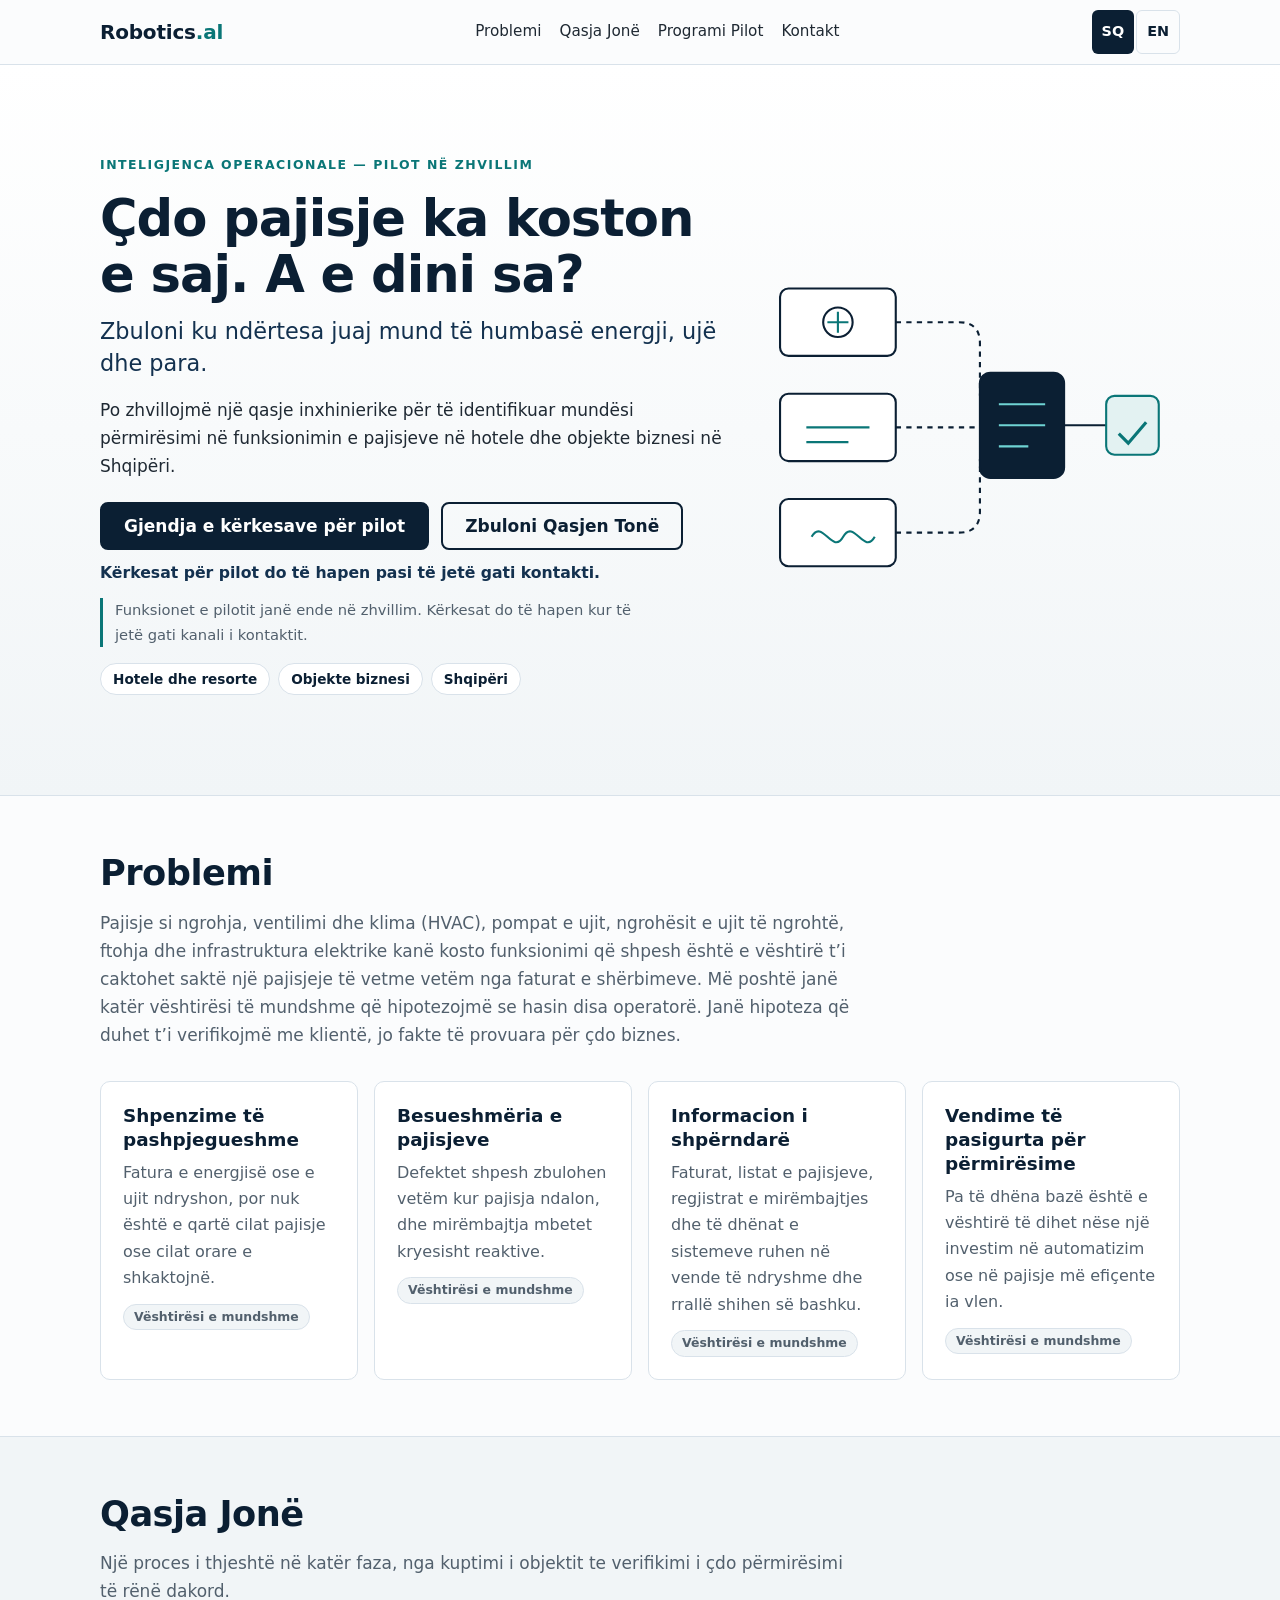
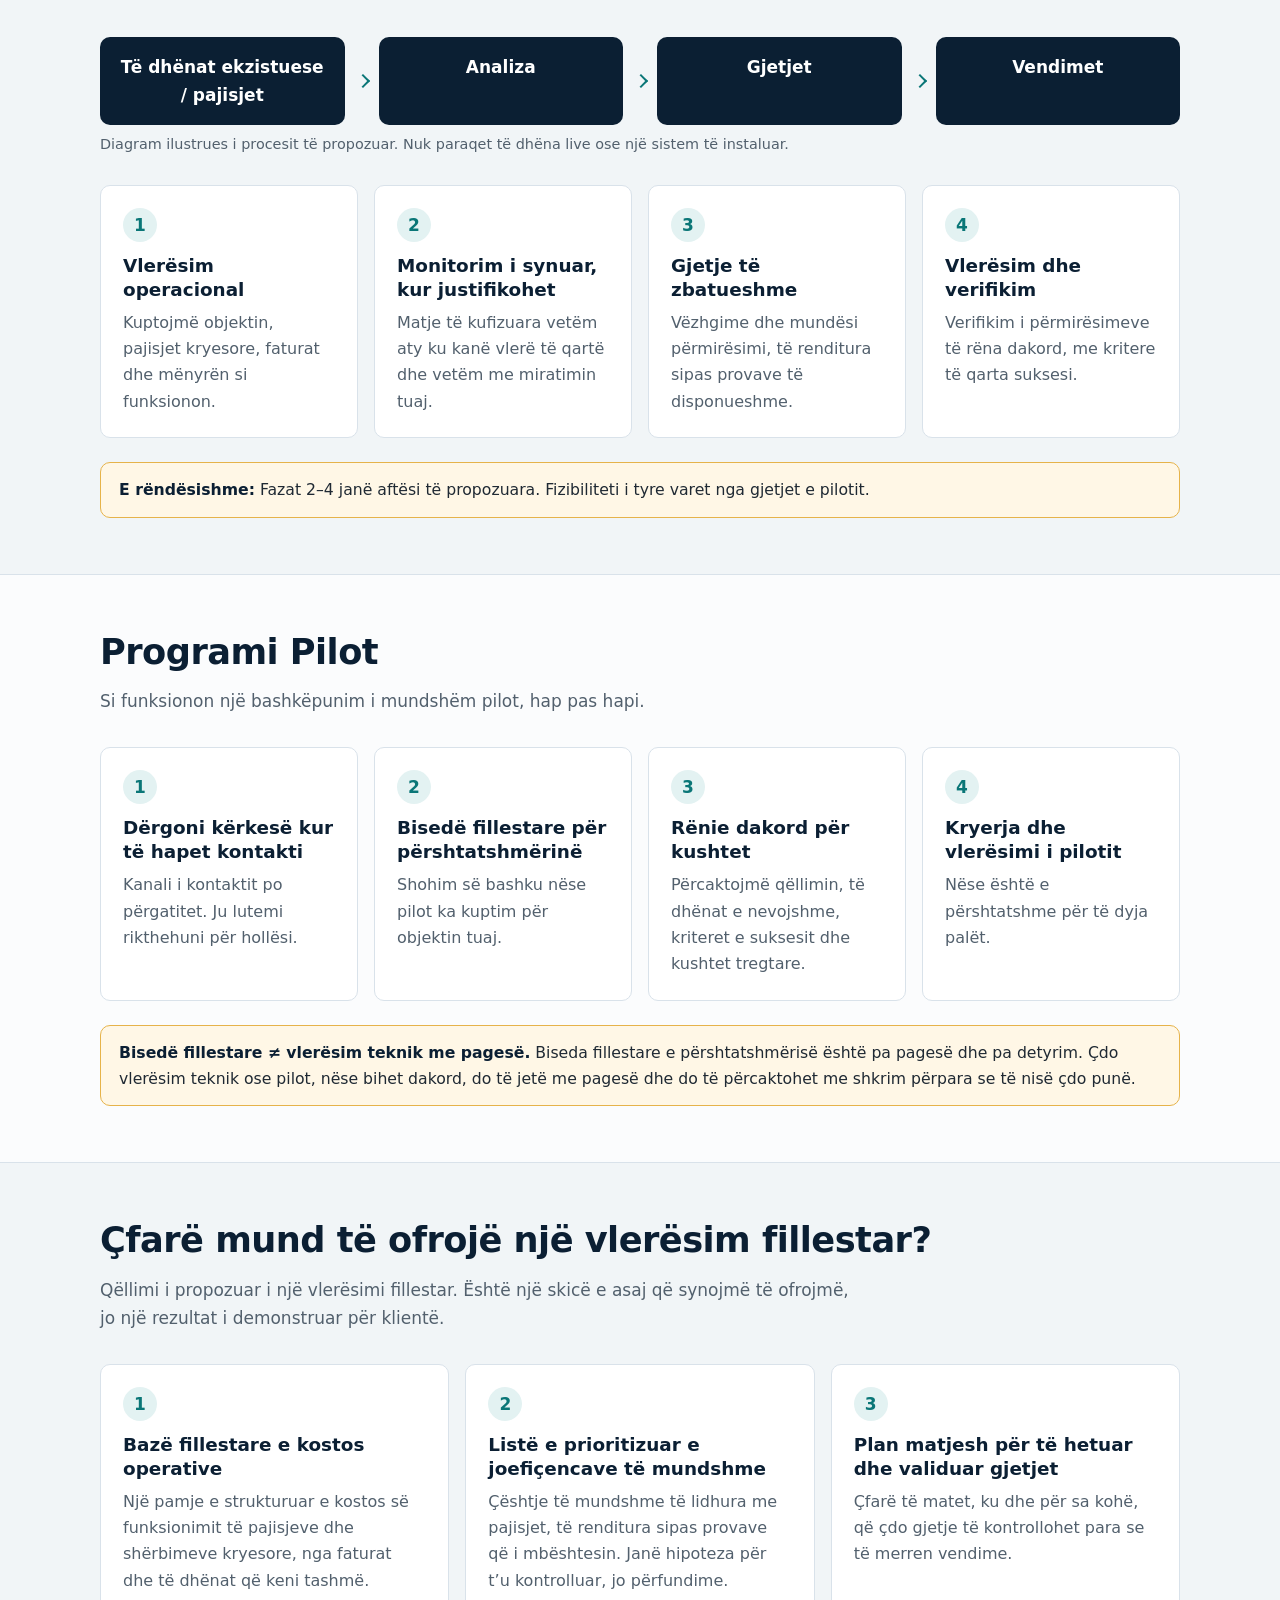
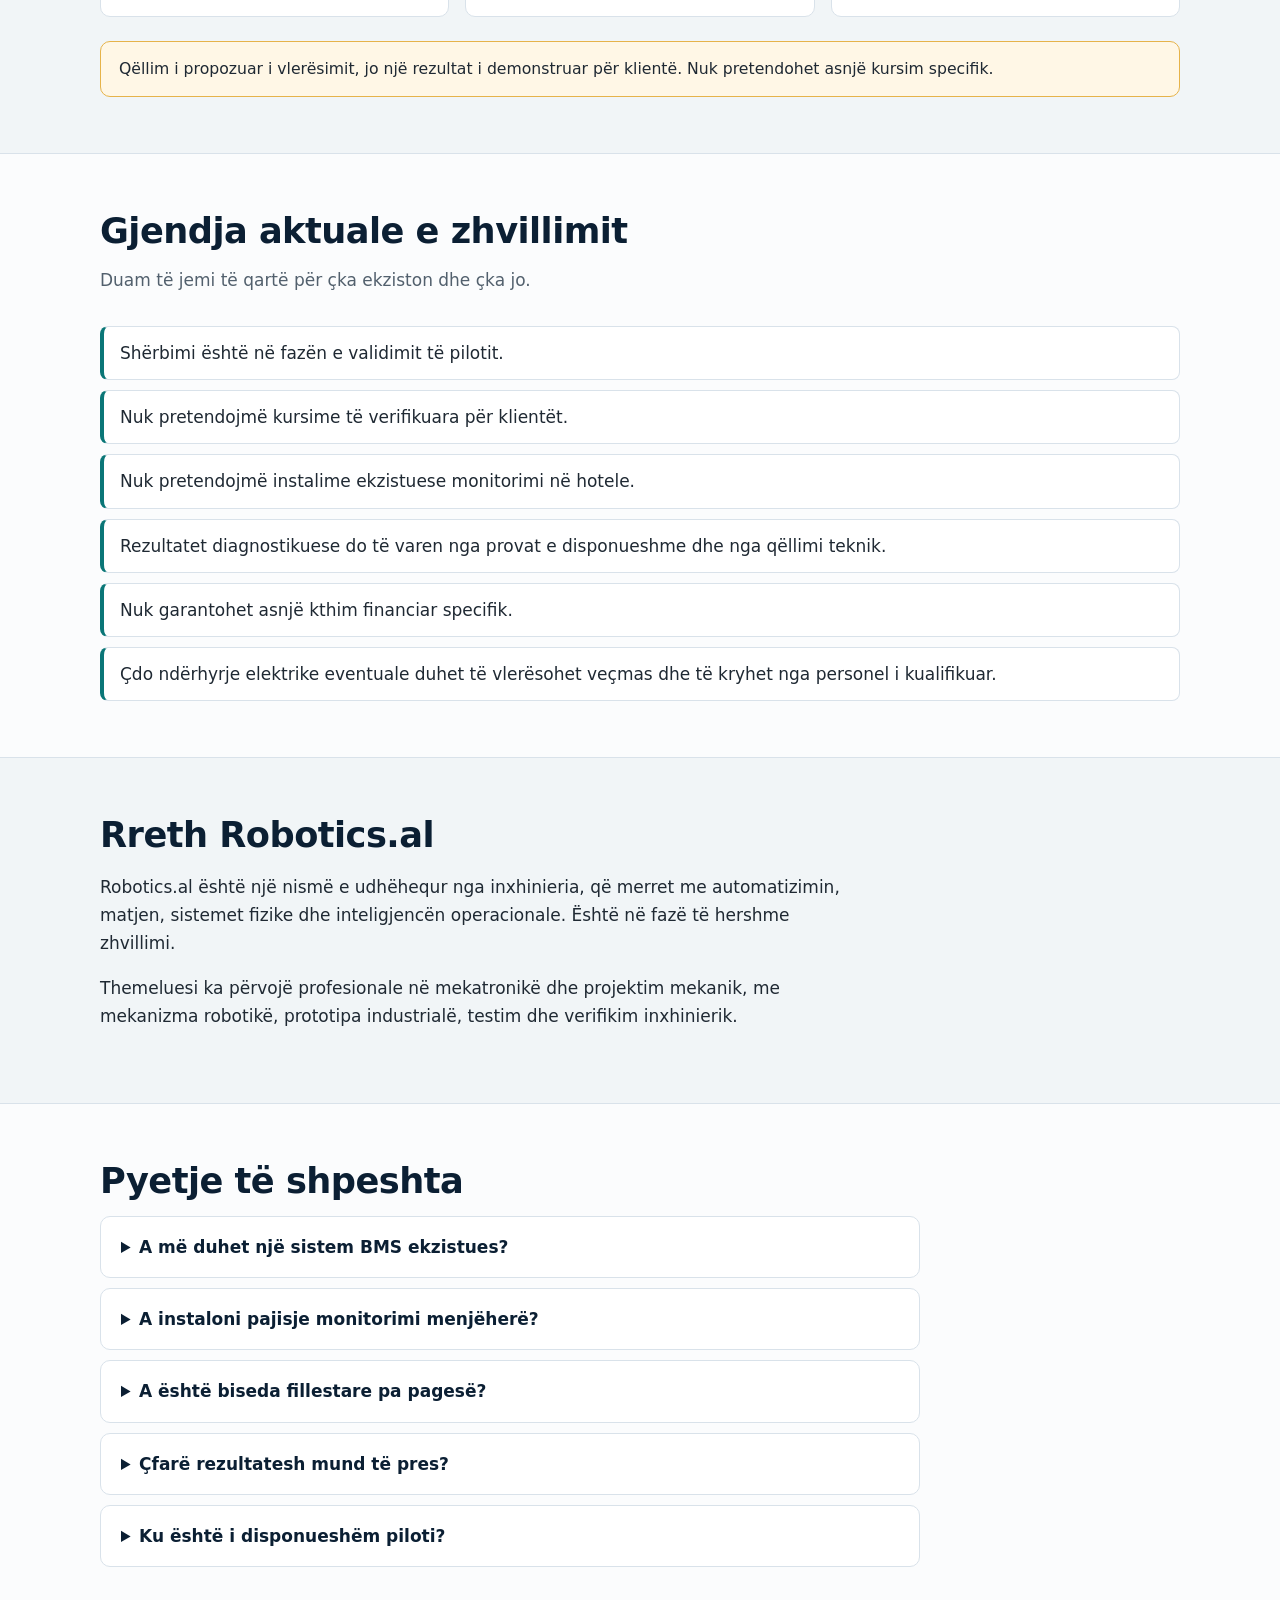
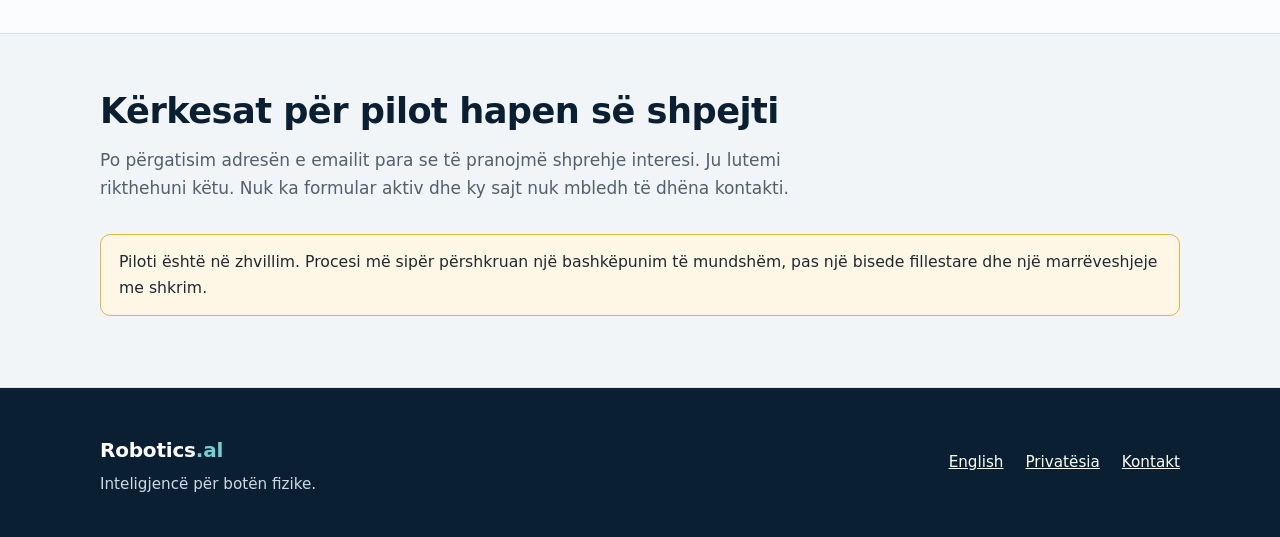
<file: public/index.html>
<!doctype html>
<html lang="sq">
<head>
<meta charset="utf-8">
<meta name="viewport" content="width=device-width, initial-scale=1">
<title>Robotics.al — Inteligjencë operacionale për hotele dhe objekte biznesi | Pilot në zhvillim</title>
<meta name="description" content="Robotics.al po zhvillon një qasje inxhinierike për të identifikuar mundësi përmirësimi në funksionimin e pajisjeve në hotele dhe objekte biznesi në Shqipëri. Pilot në zhvillim; kërkesat do të hapen kur të jetë gati kanali i kontaktit.">
<link rel="canonical" href="https://robotics.al/">
<link rel="alternate" hreflang="sq" href="https://robotics.al/">
<link rel="alternate" hreflang="en" href="https://robotics.al/en/">
<link rel="alternate" hreflang="x-default" href="https://robotics.al/">
<meta property="og:type" content="website">
<meta property="og:site_name" content="Robotics.al">
<meta property="og:title" content="Robotics.al — Inteligjencë operacionale për hotele dhe objekte biznesi | Pilot në zhvillim">
<meta property="og:description" content="Robotics.al po zhvillon një qasje inxhinierike për të identifikuar mundësi përmirësimi në funksionimin e pajisjeve në hotele dhe objekte biznesi në Shqipëri. Pilot në zhvillim; kërkesat do të hapen kur të jetë gati kanali i kontaktit.">
<meta property="og:url" content="https://robotics.al/">
<meta property="og:locale" content="sq_AL">
<meta property="og:image" content="https://robotics.al/assets/img/og-sq.png">
<meta property="og:image:width" content="1200">
<meta property="og:image:height" content="630">
<meta property="og:image:alt" content="Çdo pajisje ka koston e saj. A e dini sa? Robotics.al">
<meta name="twitter:card" content="summary_large_image">
<meta name="robots" content="noindex, nofollow">
<meta name="theme-color" content="#0b1f33">
<link rel="icon" href="assets/img/favicon.svg" type="image/svg+xml">
<link rel="stylesheet" href="assets/css/styles.css">
</head>
<body>
<a class="skip" href="#main">Kalo te përmbajtja</a>
<header class="site-header"><div class="wrap bar">
<a class="brand" href="./" aria-label="Robotics.al">Robotics<span>.al</span></a>
<nav class="nav" aria-label="Navigimi kryesor"><a href="./#problem">Problemi</a><a href="./#approach">Qasja Jonë</a><a href="./#pilot">Programi Pilot</a><a href="./#contact">Kontakt</a></nav>
<div class="lang" role="group" aria-label="Gjuha"><span aria-current="true">SQ</span><a href="en/" hreflang="en" lang="en">EN</a></div>
</div></header>
<main id="main">
<section class="hero"><div class="wrap"><div>
<p class="eyebrow">Inteligjenca operacionale — Pilot në zhvillim</p>
<h1>Çdo pajisje ka koston e saj. A e dini sa?</h1>
<p class="lead">Zbuloni ku ndërtesa juaj mund të humbasë energji, ujë dhe para.</p>
<p>Po zhvillojmë një qasje inxhinierike për të identifikuar mundësi përmirësimi në funksionimin e pajisjeve në hotele dhe objekte biznesi në Shqipëri.</p>
<div class="cta"><a class="btn btn-primary" href="#contact">Gjendja e kërkesave për pilot</a><a class="btn btn-secondary" href="#approach">Zbuloni Qasjen Tonë</a></div>
<p class="micro">Kërkesat për pilot do të hapen pasi të jetë gati kontakti.</p>
<p class="disclosure">Funksionet e pilotit janë ende në zhvillim. Kërkesat do të hapen kur të jetë gati kanali i kontaktit.</p>
<ul class="audience"><li>Hotele dhe resorte</li><li>Objekte biznesi</li><li>Shqipëri</li></ul>
</div><svg class="hero-art" viewBox="0 0 400 320" role="img" aria-label="Skemë ilustruese: pajisje të lidhura me analizë dhe vendime" xmlns="http://www.w3.org/2000/svg">
<g fill="none" stroke="#0b1f33" stroke-width="2">
<rect x="20" y="30" width="110" height="64" rx="8" fill="#fff"/><rect x="20" y="130" width="110" height="64" rx="8" fill="#fff"/><rect x="20" y="230" width="110" height="64" rx="8" fill="#fff"/>
<circle cx="75" cy="62" r="14"/><path d="M75 52v20M65 62h20" stroke="#0a7677"/>
<path d="M45 162h60M45 176h40" stroke="#0a7677"/><path d="M50 266c10-18 20 18 30 0s20 18 30 0" stroke="#0a7677"/>
<path d="M130 62h60q20 0 20 20v50M130 162h80M130 262h60q20 0 20-20v-50" stroke-dasharray="5 5"/>
<rect x="210" y="110" width="80" height="100" rx="10" fill="#0b1f33"/><path d="M228 140h44M228 160h44M228 180h28" stroke="#6fd3d3"/>
<path d="M290 160h40"/><rect x="330" y="132" width="50" height="56" rx="8" fill="#e3f2f2" stroke="#0a7677"/><path d="M342 168l9 9 17-20" stroke="#0a7677" stroke-width="3"/>
</g></svg></div></section>
<section id="problem"><div class="wrap"><h2>Problemi</h2><p class="intro">Pajisje si ngrohja, ventilimi dhe klima (HVAC), pompat e ujit, ngrohësit e ujit të ngrohtë, ftohja dhe infrastruktura elektrike kanë kosto funksionimi që shpesh është e vështirë t’i caktohet saktë një pajisjeje të vetme vetëm nga faturat e shërbimeve. Më poshtë janë katër vështirësi të mundshme që hipotezojmë se hasin disa operatorë. Janë hipoteza që duhet t’i verifikojmë me klientë, jo fakte të provuara për çdo biznes.</p><div class="grid cols-4"><div class="card"><h3>Shpenzime të pashpjegueshme</h3><p>Fatura e energjisë ose e ujit ndryshon, por nuk është e qartë cilat pajisje ose cilat orare e shkaktojnë.</p><span class="tag">Vështirësi e mundshme</span></div><div class="card"><h3>Besueshmëria e pajisjeve</h3><p>Defektet shpesh zbulohen vetëm kur pajisja ndalon, dhe mirëmbajtja mbetet kryesisht reaktive.</p><span class="tag">Vështirësi e mundshme</span></div><div class="card"><h3>Informacion i shpërndarë</h3><p>Faturat, listat e pajisjeve, regjistrat e mirëmbajtjes dhe të dhënat e sistemeve ruhen në vende të ndryshme dhe rrallë shihen së bashku.</p><span class="tag">Vështirësi e mundshme</span></div><div class="card"><h3>Vendime të pasigurta për përmirësime</h3><p>Pa të dhëna bazë është e vështirë të dihet nëse një investim në automatizim ose në pajisje më efiçente ia vlen.</p><span class="tag">Vështirësi e mundshme</span></div></div></div></section>
<section id="approach" class="alt"><div class="wrap"><h2>Qasja Jonë</h2><p class="intro">Një proces i thjeshtë në katër faza, nga kuptimi i objektit te verifikimi i çdo përmirësimi të rënë dakord.</p>
<ol class="flow" aria-label="Diagram ilustrues i procesit të propozuar. Nuk paraqet të dhëna live ose një sistem të instaluar."><li>Të dhënat ekzistuese / pajisjet</li><li>Analiza</li><li>Gjetjet</li><li>Vendimet</li></ol><p class="caption">Diagram ilustrues i procesit të propozuar. Nuk paraqet të dhëna live ose një sistem të instaluar.</p>
<div class="grid cols-4 mt"><div class="card"><span class="num" aria-hidden="true">1</span><h3>Vlerësim operacional</h3><p>Kuptojmë objektin, pajisjet kryesore, faturat dhe mënyrën si funksionon.</p></div><div class="card"><span class="num" aria-hidden="true">2</span><h3>Monitorim i synuar, kur justifikohet</h3><p>Matje të kufizuara vetëm aty ku kanë vlerë të qartë dhe vetëm me miratimin tuaj.</p></div><div class="card"><span class="num" aria-hidden="true">3</span><h3>Gjetje të zbatueshme</h3><p>Vëzhgime dhe mundësi përmirësimi, të renditura sipas provave të disponueshme.</p></div><div class="card"><span class="num" aria-hidden="true">4</span><h3>Vlerësim dhe verifikim</h3><p>Verifikim i përmirësimeve të rëna dakord, me kritere të qarta suksesi.</p></div></div><div class="note"><strong>E rëndësishme:</strong> Fazat 2–4 janë aftësi të propozuara. Fizibiliteti i tyre varet nga gjetjet e pilotit.</div></div></section>
<section id="pilot"><div class="wrap"><h2>Programi Pilot</h2><p class="intro">Si funksionon një bashkëpunim i mundshëm pilot, hap pas hapi.</p><div class="grid cols-4"><div class="card"><span class="num" aria-hidden="true">1</span><h3>Dërgoni kërkesë kur të hapet kontakti</h3><p>Kanali i kontaktit po përgatitet. Ju lutemi rikthehuni për hollësi.</p></div><div class="card"><span class="num" aria-hidden="true">2</span><h3>Bisedë fillestare për përshtatshmërinë</h3><p>Shohim së bashku nëse pilot ka kuptim për objektin tuaj.</p></div><div class="card"><span class="num" aria-hidden="true">3</span><h3>Rënie dakord për kushtet</h3><p>Përcaktojmë qëllimin, të dhënat e nevojshme, kriteret e suksesit dhe kushtet tregtare.</p></div><div class="card"><span class="num" aria-hidden="true">4</span><h3>Kryerja dhe vlerësimi i pilotit</h3><p>Nëse është e përshtatshme për të dyja palët.</p></div></div><div class="note"><strong>Bisedë fillestare ≠ vlerësim teknik me pagesë.</strong> Biseda fillestare e përshtatshmërisë është pa pagesë dhe pa detyrim. Çdo vlerësim teknik ose pilot, nëse bihet dakord, do të jetë me pagesë dhe do të përcaktohet me shkrim përpara se të nisë çdo punë.</div></div></section>
<section id="assessment" class="alt"><div class="wrap"><h2>Çfarë mund të ofrojë një vlerësim fillestar?</h2><p class="intro">Qëllimi i propozuar i një vlerësimi fillestar. Është një skicë e asaj që synojmë të ofrojmë, jo një rezultat i demonstruar për klientë.</p><div class="grid cols-3"><div class="card"><span class="num" aria-hidden="true">1</span><h3>Bazë fillestare e kostos operative</h3><p>Një pamje e strukturuar e kostos së funksionimit të pajisjeve dhe shërbimeve kryesore, nga faturat dhe të dhënat që keni tashmë.</p></div><div class="card"><span class="num" aria-hidden="true">2</span><h3>Listë e prioritizuar e joefiçencave të mundshme</h3><p>Çështje të mundshme të lidhura me pajisjet, të renditura sipas provave që i mbështesin. Janë hipoteza për t’u kontrolluar, jo përfundime.</p></div><div class="card"><span class="num" aria-hidden="true">3</span><h3>Plan matjesh për të hetuar dhe validuar gjetjet</h3><p>Çfarë të matet, ku dhe për sa kohë, që çdo gjetje të kontrollohet para se të merren vendime.</p></div></div><div class="note">Qëllim i propozuar i vlerësimit, jo një rezultat i demonstruar për klientë. Nuk pretendohet asnjë kursim specifik.</div></div></section>
<section id="status"><div class="wrap"><h2>Gjendja aktuale e zhvillimit</h2><p class="intro">Duam të jemi të qartë për çka ekziston dhe çka jo.</p><ul class="status"><li>Shërbimi është në fazën e validimit të pilotit.</li><li>Nuk pretendojmë kursime të verifikuara për klientët.</li><li>Nuk pretendojmë instalime ekzistuese monitorimi në hotele.</li><li>Rezultatet diagnostikuese do të varen nga provat e disponueshme dhe nga qëllimi teknik.</li><li>Nuk garantohet asnjë kthim financiar specifik.</li><li>Çdo ndërhyrje elektrike eventuale duhet të vlerësohet veçmas dhe të kryhet nga personel i kualifikuar.</li></ul></div></section>
<section id="about" class="alt"><div class="wrap"><h2>Rreth Robotics.al</h2><div class="measure"><p>Robotics.al është një nismë e udhëhequr nga inxhinieria, që merret me automatizimin, matjen, sistemet fizike dhe inteligjencën operacionale. Është në fazë të hershme zhvillimi.</p><p>Themeluesi ka përvojë profesionale në mekatronikë dhe projektim mekanik, me mekanizma robotikë, prototipa industrialë, testim dhe verifikim inxhinierik.</p></div></div></section>
<section id="faq"><div class="wrap"><h2>Pyetje të shpeshta</h2><div class="measure-wide"><details><summary>A më duhet një sistem BMS ekzistues?</summary><p>Jo. Një BMS ose matës ekzistues mund të ndihmojë, por nuk është kusht. Pika e nisjes është një bisedë mbi të dhënat që keni tashmë, si faturat, lista e pajisjeve dhe regjistrat e mirëmbajtjes.</p></details><details><summary>A instaloni pajisje monitorimi menjëherë?</summary><p>Jo. Fillojmë me një vlerësim. Monitorimi propozohet vetëm aty ku justifikohet dhe bie dakord me shkrim. Çdo punë elektrike vlerësohet veçmas dhe kryhet nga personel i kualifikuar.</p></details><details><summary>A është biseda fillestare pa pagesë?</summary><p>Po, biseda fillestare e përshtatshmërisë është pa pagesë dhe pa detyrim. Një vlerësim teknik ose pilot, nëse bihet dakord, do të ketë kosto që përcaktohet paraprakisht.</p></details><details><summary>Çfarë rezultatesh mund të pres?</summary><p>Nuk premtojmë kursime. Pilot mund të nxjerrë vëzhgime dhe mundësi përmirësimi, ose të konkludojë se ka pak për t’u përmirësuar. Rezultati varet nga provat e disponueshme dhe nga qëllimi i rënë dakord.</p></details><details><summary>Ku është i disponueshëm piloti?</summary><p>Fokusi ynë është te objektet në Shqipëri. Disponueshmëria sipas qytetit ose rajonit do të konfirmohet në bisedën fillestare.</p></details></div></div></section>
<section id="contact" class="alt"><div class="wrap"><h2>Kërkesat për pilot hapen së shpejti</h2><p class="intro">Po përgatisim adresën e emailit para se të pranojmë shprehje interesi. Ju lutemi rikthehuni këtu. Nuk ka formular aktiv dhe ky sajt nuk mbledh të dhëna kontakti.</p><p class="note">Piloti është në zhvillim. Procesi më sipër përshkruan një bashkëpunim të mundshëm, pas një bisede fillestare dhe një marrëveshjeje me shkrim.</p></div></section>
</main>
<script src="assets/js/site.js" defer></script>
<footer><div class="wrap foot">
<div><a class="brand" href="./">Robotics<span>.al</span></a><br>Inteligjencë për botën fizike.</div>
<ul><li><a href="en/" lang="en" hreflang="en">English</a></li><li><a href="privacy/">Privatësia</a></li><li><a href="./#contact">Kontakt</a></li></ul>
</div></footer>
</body></html>
</file>
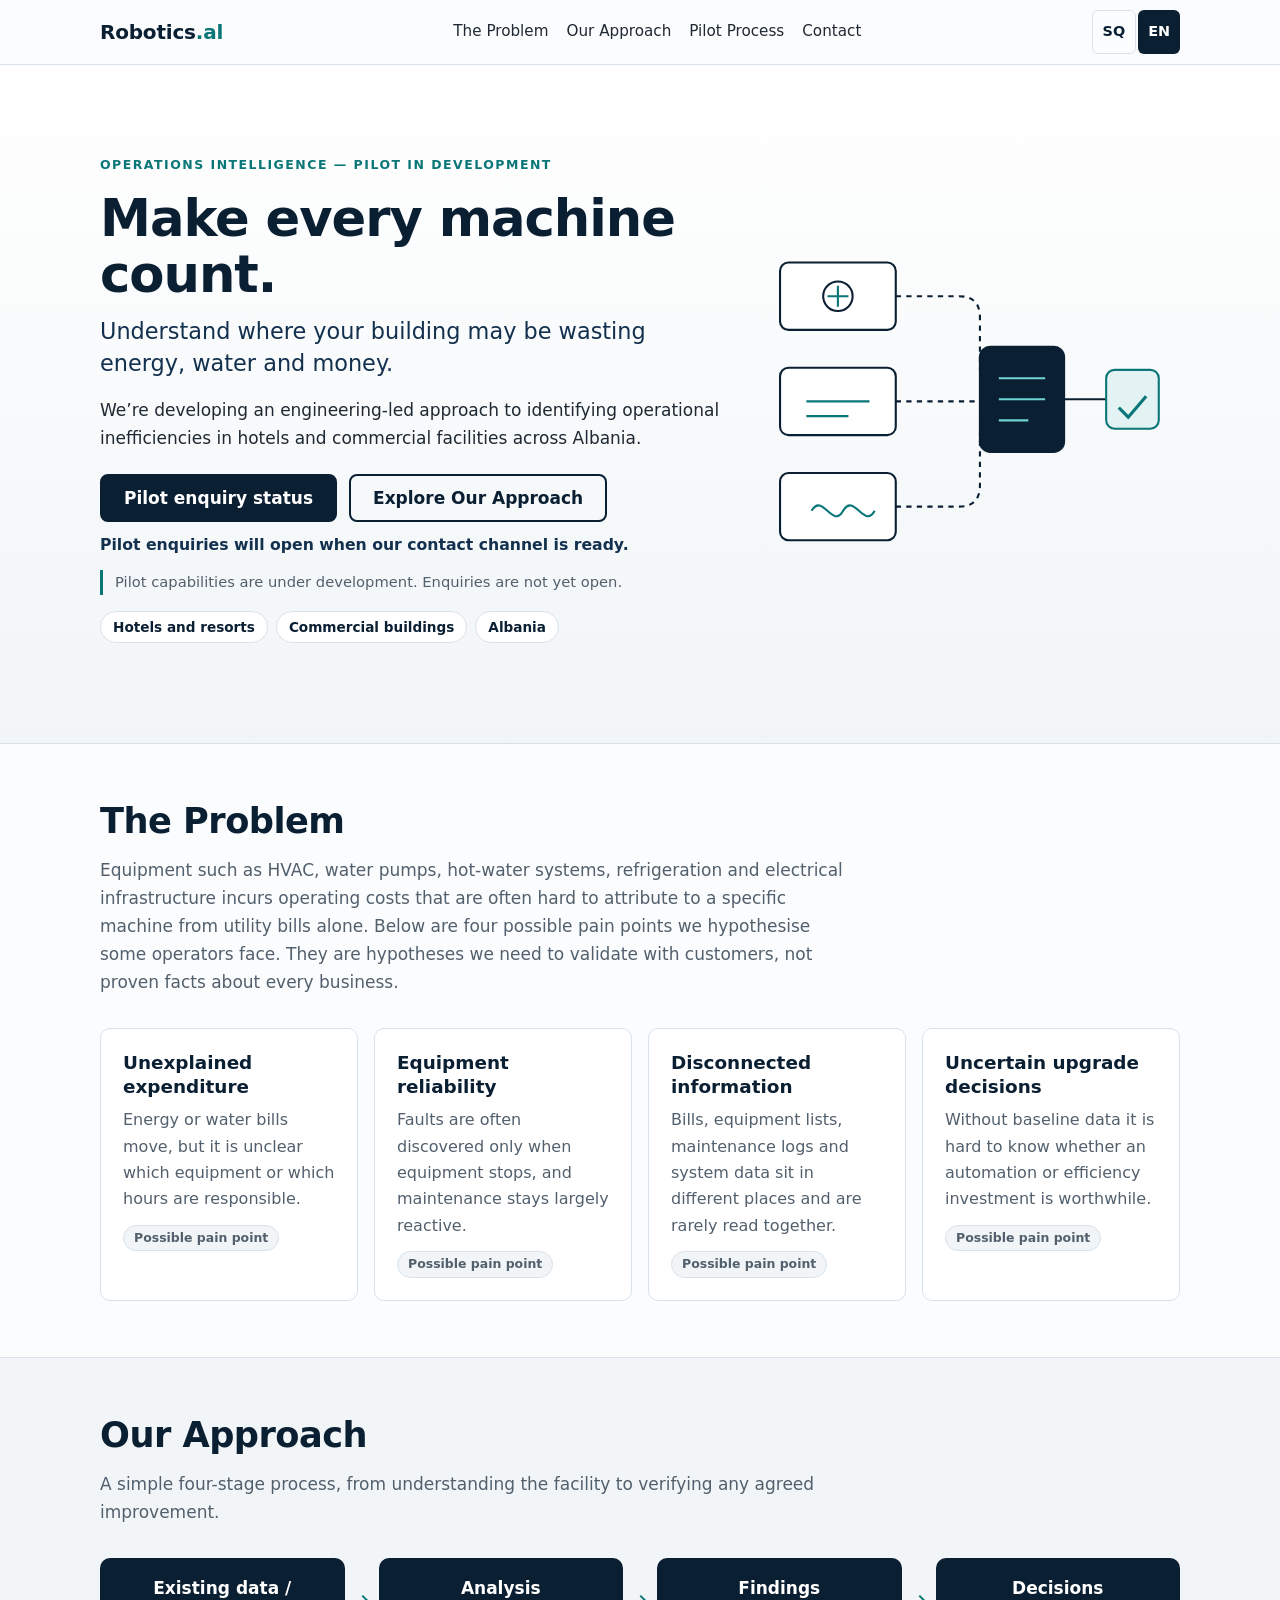
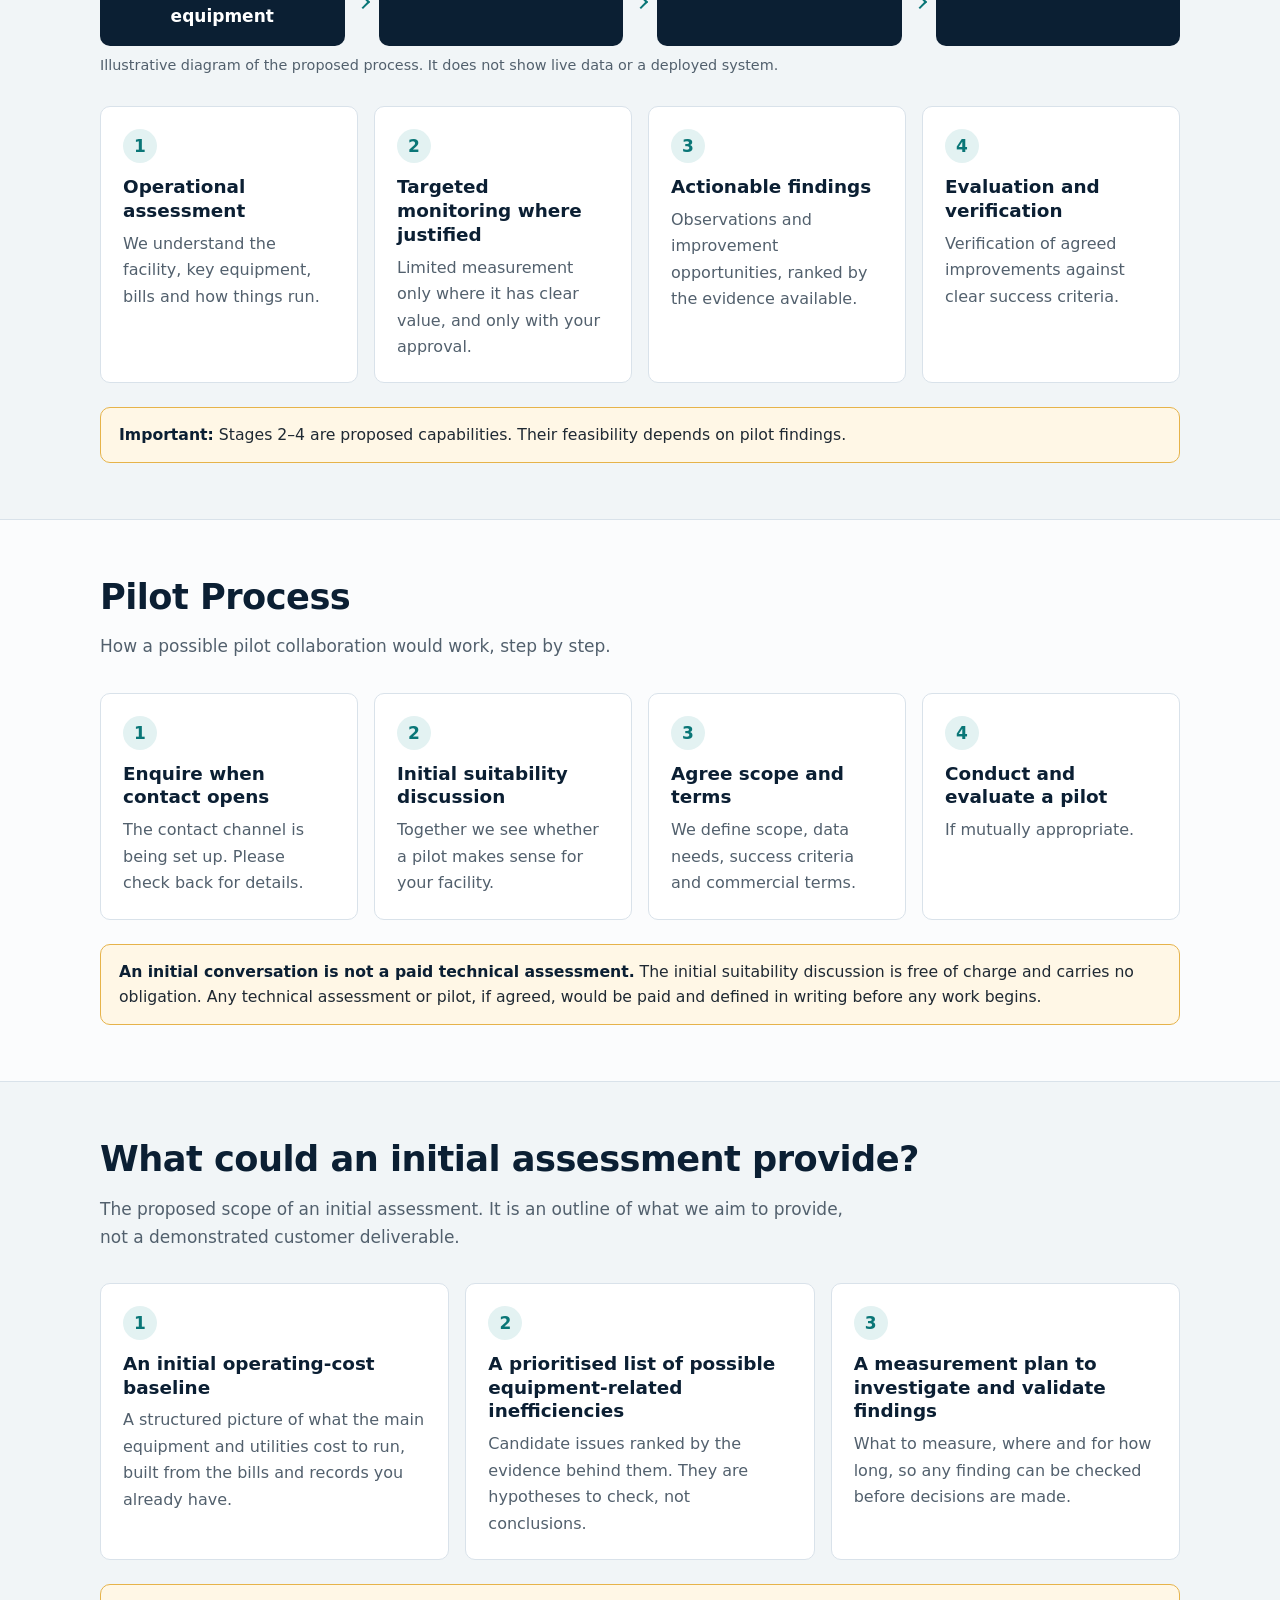
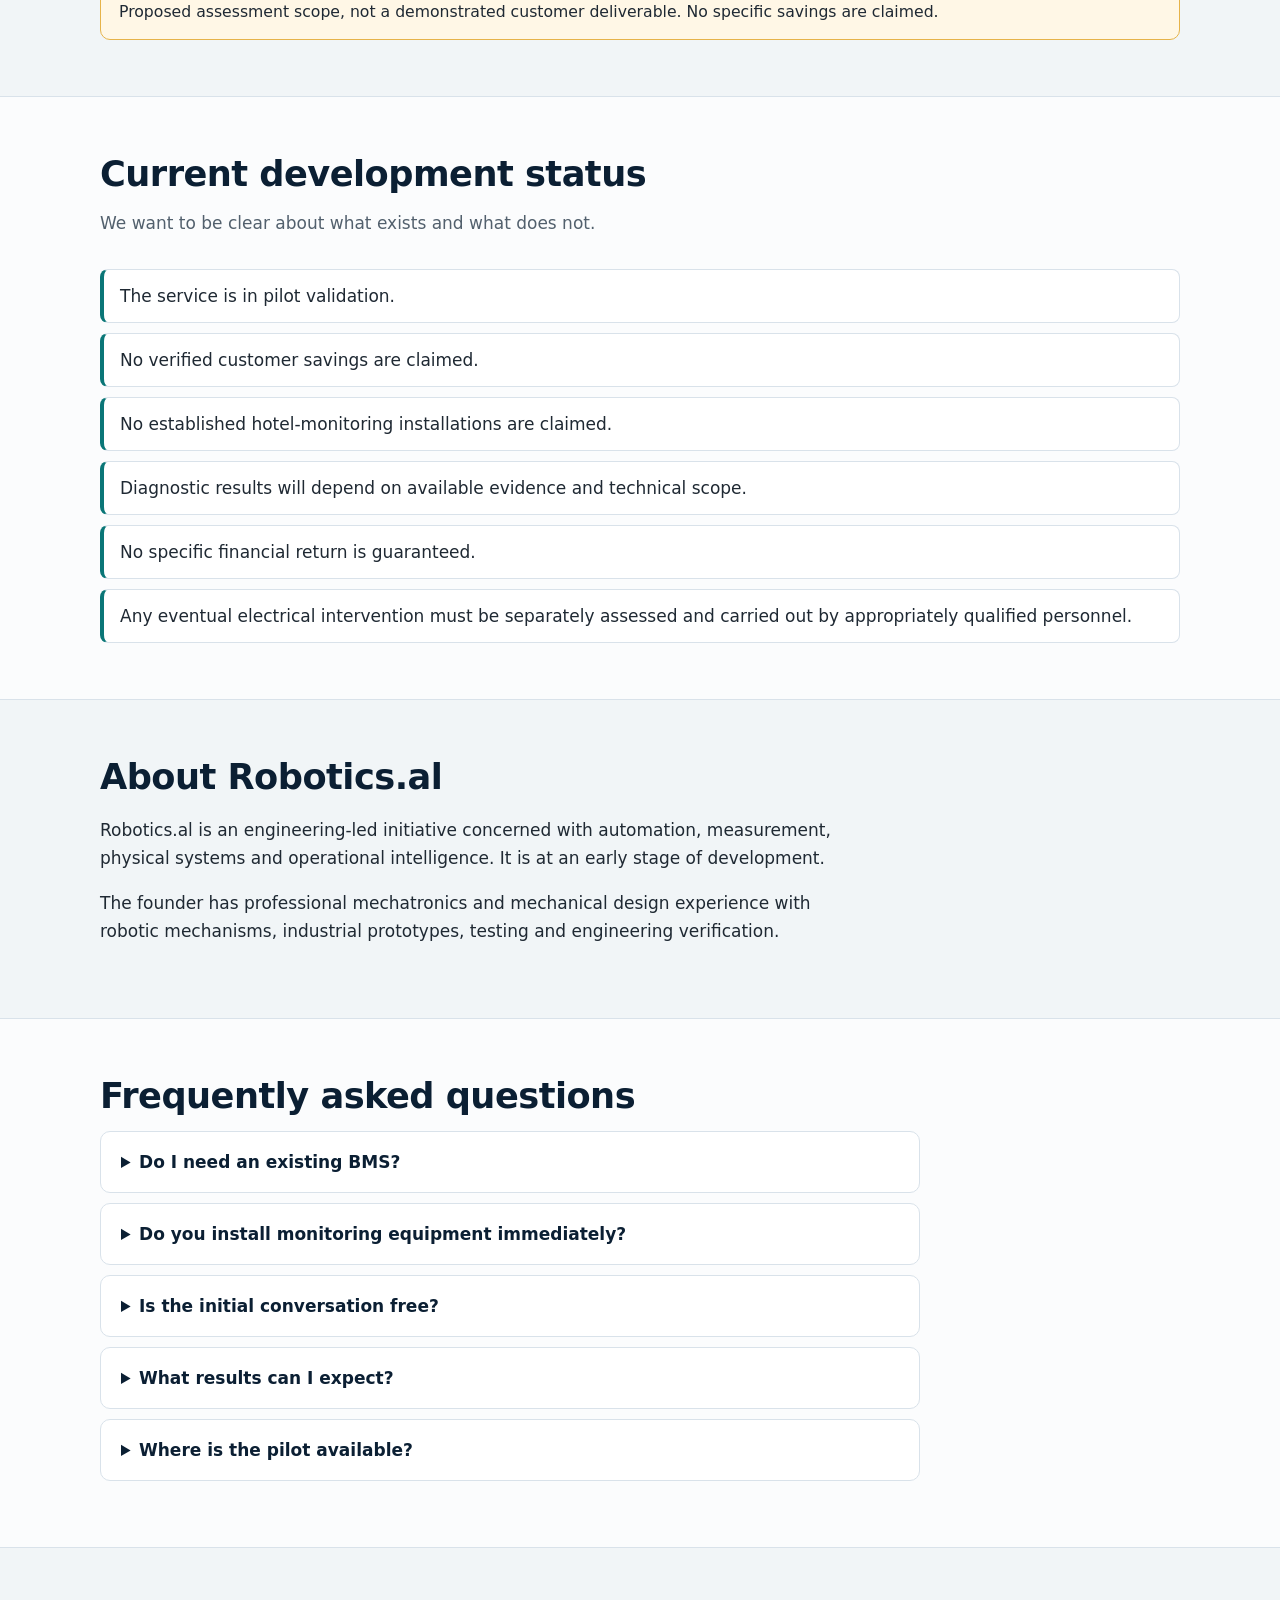
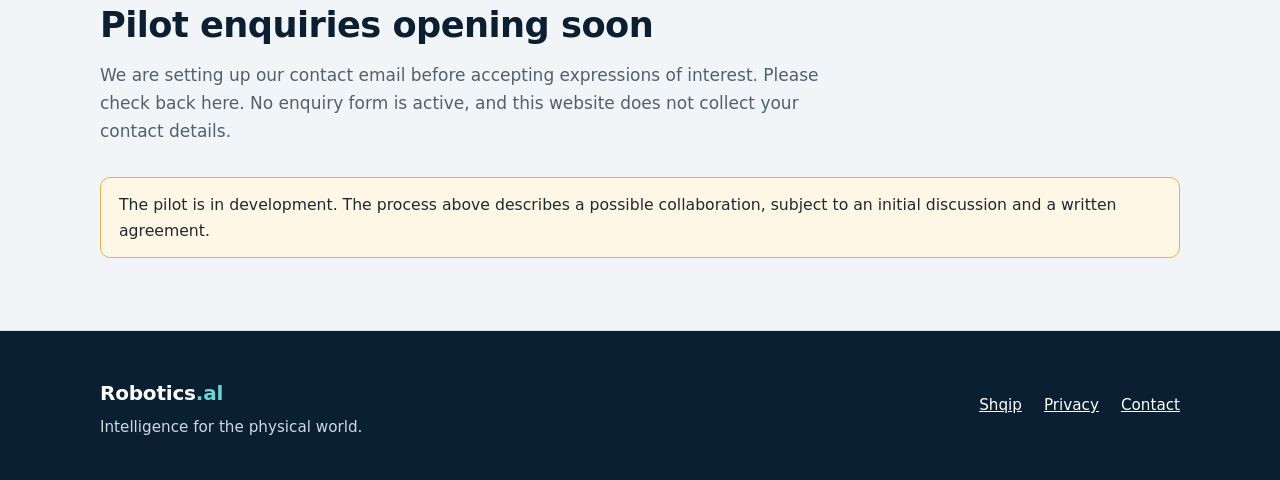
<file: public/en/index.html>
<!doctype html>
<html lang="en">
<head>
<meta charset="utf-8">
<meta name="viewport" content="width=device-width, initial-scale=1">
<title>Robotics.al — Operations Intelligence for hotels and commercial facilities | Pilot in development</title>
<meta name="description" content="Robotics.al is developing an engineering-led approach to identifying operational inefficiencies in hotels and commercial facilities across Albania. Pilot in development; enquiries are not yet open.">
<link rel="canonical" href="https://robotics.al/en/">
<link rel="alternate" hreflang="sq" href="https://robotics.al/">
<link rel="alternate" hreflang="en" href="https://robotics.al/en/">
<link rel="alternate" hreflang="x-default" href="https://robotics.al/">
<meta property="og:type" content="website">
<meta property="og:site_name" content="Robotics.al">
<meta property="og:title" content="Robotics.al — Operations Intelligence for hotels and commercial facilities | Pilot in development">
<meta property="og:description" content="Robotics.al is developing an engineering-led approach to identifying operational inefficiencies in hotels and commercial facilities across Albania. Pilot in development; enquiries are not yet open.">
<meta property="og:url" content="https://robotics.al/en/">
<meta property="og:locale" content="en_GB">
<meta property="og:image" content="https://robotics.al/assets/img/og-en.png">
<meta property="og:image:width" content="1200">
<meta property="og:image:height" content="630">
<meta property="og:image:alt" content="Make every machine count. Robotics.al">
<meta name="twitter:card" content="summary_large_image">
<meta name="robots" content="noindex, nofollow">
<meta name="theme-color" content="#0b1f33">
<link rel="icon" href="../assets/img/favicon.svg" type="image/svg+xml">
<link rel="stylesheet" href="../assets/css/styles.css">
</head>
<body>
<a class="skip" href="#main">Skip to content</a>
<header class="site-header"><div class="wrap bar">
<a class="brand" href="./" aria-label="Robotics.al">Robotics<span>.al</span></a>
<nav class="nav" aria-label="Main navigation"><a href="./#problem">The Problem</a><a href="./#approach">Our Approach</a><a href="./#pilot">Pilot Process</a><a href="./#contact">Contact</a></nav>
<div class="lang" role="group" aria-label="Language"><a href="../" hreflang="sq" lang="sq">SQ</a><span aria-current="true">EN</span></div>
</div></header>
<main id="main">
<section class="hero"><div class="wrap"><div>
<p class="eyebrow">Operations Intelligence — Pilot in development</p>
<h1>Make every machine count.</h1>
<p class="lead">Understand where your building may be wasting energy, water and money.</p>
<p>We’re developing an engineering-led approach to identifying operational inefficiencies in hotels and commercial facilities across Albania.</p>
<div class="cta"><a class="btn btn-primary" href="#contact">Pilot enquiry status</a><a class="btn btn-secondary" href="#approach">Explore Our Approach</a></div>
<p class="micro">Pilot enquiries will open when our contact channel is ready.</p>
<p class="disclosure">Pilot capabilities are under development. Enquiries are not yet open.</p>
<ul class="audience"><li>Hotels and resorts</li><li>Commercial buildings</li><li>Albania</li></ul>
</div><svg class="hero-art" viewBox="0 0 400 320" role="img" aria-label="Illustrative schematic: equipment connected to analysis and decisions" xmlns="http://www.w3.org/2000/svg">
<g fill="none" stroke="#0b1f33" stroke-width="2">
<rect x="20" y="30" width="110" height="64" rx="8" fill="#fff"/><rect x="20" y="130" width="110" height="64" rx="8" fill="#fff"/><rect x="20" y="230" width="110" height="64" rx="8" fill="#fff"/>
<circle cx="75" cy="62" r="14"/><path d="M75 52v20M65 62h20" stroke="#0a7677"/>
<path d="M45 162h60M45 176h40" stroke="#0a7677"/><path d="M50 266c10-18 20 18 30 0s20 18 30 0" stroke="#0a7677"/>
<path d="M130 62h60q20 0 20 20v50M130 162h80M130 262h60q20 0 20-20v-50" stroke-dasharray="5 5"/>
<rect x="210" y="110" width="80" height="100" rx="10" fill="#0b1f33"/><path d="M228 140h44M228 160h44M228 180h28" stroke="#6fd3d3"/>
<path d="M290 160h40"/><rect x="330" y="132" width="50" height="56" rx="8" fill="#e3f2f2" stroke="#0a7677"/><path d="M342 168l9 9 17-20" stroke="#0a7677" stroke-width="3"/>
</g></svg></div></section>
<section id="problem"><div class="wrap"><h2>The Problem</h2><p class="intro">Equipment such as HVAC, water pumps, hot-water systems, refrigeration and electrical infrastructure incurs operating costs that are often hard to attribute to a specific machine from utility bills alone. Below are four possible pain points we hypothesise some operators face. They are hypotheses we need to validate with customers, not proven facts about every business.</p><div class="grid cols-4"><div class="card"><h3>Unexplained expenditure</h3><p>Energy or water bills move, but it is unclear which equipment or which hours are responsible.</p><span class="tag">Possible pain point</span></div><div class="card"><h3>Equipment reliability</h3><p>Faults are often discovered only when equipment stops, and maintenance stays largely reactive.</p><span class="tag">Possible pain point</span></div><div class="card"><h3>Disconnected information</h3><p>Bills, equipment lists, maintenance logs and system data sit in different places and are rarely read together.</p><span class="tag">Possible pain point</span></div><div class="card"><h3>Uncertain upgrade decisions</h3><p>Without baseline data it is hard to know whether an automation or efficiency investment is worthwhile.</p><span class="tag">Possible pain point</span></div></div></div></section>
<section id="approach" class="alt"><div class="wrap"><h2>Our Approach</h2><p class="intro">A simple four-stage process, from understanding the facility to verifying any agreed improvement.</p>
<ol class="flow" aria-label="Illustrative diagram of the proposed process. It does not show live data or a deployed system."><li>Existing data / equipment</li><li>Analysis</li><li>Findings</li><li>Decisions</li></ol><p class="caption">Illustrative diagram of the proposed process. It does not show live data or a deployed system.</p>
<div class="grid cols-4 mt"><div class="card"><span class="num" aria-hidden="true">1</span><h3>Operational assessment</h3><p>We understand the facility, key equipment, bills and how things run.</p></div><div class="card"><span class="num" aria-hidden="true">2</span><h3>Targeted monitoring where justified</h3><p>Limited measurement only where it has clear value, and only with your approval.</p></div><div class="card"><span class="num" aria-hidden="true">3</span><h3>Actionable findings</h3><p>Observations and improvement opportunities, ranked by the evidence available.</p></div><div class="card"><span class="num" aria-hidden="true">4</span><h3>Evaluation and verification</h3><p>Verification of agreed improvements against clear success criteria.</p></div></div><div class="note"><strong>Important:</strong> Stages 2–4 are proposed capabilities. Their feasibility depends on pilot findings.</div></div></section>
<section id="pilot"><div class="wrap"><h2>Pilot Process</h2><p class="intro">How a possible pilot collaboration would work, step by step.</p><div class="grid cols-4"><div class="card"><span class="num" aria-hidden="true">1</span><h3>Enquire when contact opens</h3><p>The contact channel is being set up. Please check back for details.</p></div><div class="card"><span class="num" aria-hidden="true">2</span><h3>Initial suitability discussion</h3><p>Together we see whether a pilot makes sense for your facility.</p></div><div class="card"><span class="num" aria-hidden="true">3</span><h3>Agree scope and terms</h3><p>We define scope, data needs, success criteria and commercial terms.</p></div><div class="card"><span class="num" aria-hidden="true">4</span><h3>Conduct and evaluate a pilot</h3><p>If mutually appropriate.</p></div></div><div class="note"><strong>An initial conversation is not a paid technical assessment.</strong> The initial suitability discussion is free of charge and carries no obligation. Any technical assessment or pilot, if agreed, would be paid and defined in writing before any work begins.</div></div></section>
<section id="assessment" class="alt"><div class="wrap"><h2>What could an initial assessment provide?</h2><p class="intro">The proposed scope of an initial assessment. It is an outline of what we aim to provide, not a demonstrated customer deliverable.</p><div class="grid cols-3"><div class="card"><span class="num" aria-hidden="true">1</span><h3>An initial operating-cost baseline</h3><p>A structured picture of what the main equipment and utilities cost to run, built from the bills and records you already have.</p></div><div class="card"><span class="num" aria-hidden="true">2</span><h3>A prioritised list of possible equipment-related inefficiencies</h3><p>Candidate issues ranked by the evidence behind them. They are hypotheses to check, not conclusions.</p></div><div class="card"><span class="num" aria-hidden="true">3</span><h3>A measurement plan to investigate and validate findings</h3><p>What to measure, where and for how long, so any finding can be checked before decisions are made.</p></div></div><div class="note">Proposed assessment scope, not a demonstrated customer deliverable. No specific savings are claimed.</div></div></section>
<section id="status"><div class="wrap"><h2>Current development status</h2><p class="intro">We want to be clear about what exists and what does not.</p><ul class="status"><li>The service is in pilot validation.</li><li>No verified customer savings are claimed.</li><li>No established hotel-monitoring installations are claimed.</li><li>Diagnostic results will depend on available evidence and technical scope.</li><li>No specific financial return is guaranteed.</li><li>Any eventual electrical intervention must be separately assessed and carried out by appropriately qualified personnel.</li></ul></div></section>
<section id="about" class="alt"><div class="wrap"><h2>About Robotics.al</h2><div class="measure"><p>Robotics.al is an engineering-led initiative concerned with automation, measurement, physical systems and operational intelligence. It is at an early stage of development.</p><p>The founder has professional mechatronics and mechanical design experience with robotic mechanisms, industrial prototypes, testing and engineering verification.</p></div></div></section>
<section id="faq"><div class="wrap"><h2>Frequently asked questions</h2><div class="measure-wide"><details><summary>Do I need an existing BMS?</summary><p>No. An existing BMS or meters can help but are not required. The starting point is a conversation about the data you already have, such as bills, equipment lists and maintenance logs.</p></details><details><summary>Do you install monitoring equipment immediately?</summary><p>No. We start with an assessment. Monitoring is proposed only where justified and agreed in writing. Any electrical work is assessed separately and carried out by qualified personnel.</p></details><details><summary>Is the initial conversation free?</summary><p>Yes. The initial suitability discussion is free of charge and carries no obligation. A technical assessment or pilot, if agreed, would have a cost defined up front.</p></details><details><summary>What results can I expect?</summary><p>We do not promise savings. A pilot may surface observations and improvement opportunities, or conclude there is little to improve. The outcome depends on the evidence available and the agreed scope.</p></details><details><summary>Where is the pilot available?</summary><p>Our focus is facilities in Albania. Availability by city or region will be confirmed in the initial conversation.</p></details></div></div></section>
<section id="contact" class="alt"><div class="wrap"><h2>Pilot enquiries opening soon</h2><p class="intro">We are setting up our contact email before accepting expressions of interest. Please check back here. No enquiry form is active, and this website does not collect your contact details.</p><p class="note">The pilot is in development. The process above describes a possible collaboration, subject to an initial discussion and a written agreement.</p></div></section>
</main>
<script src="../assets/js/site.js" defer></script>
<footer><div class="wrap foot">
<div><a class="brand" href="./">Robotics<span>.al</span></a><br>Intelligence for the physical world.</div>
<ul><li><a href="../" lang="sq" hreflang="sq">Shqip</a></li><li><a href="privacy/">Privacy</a></li><li><a href="./#contact">Contact</a></li></ul>
</div></footer>
</body></html>
</file>
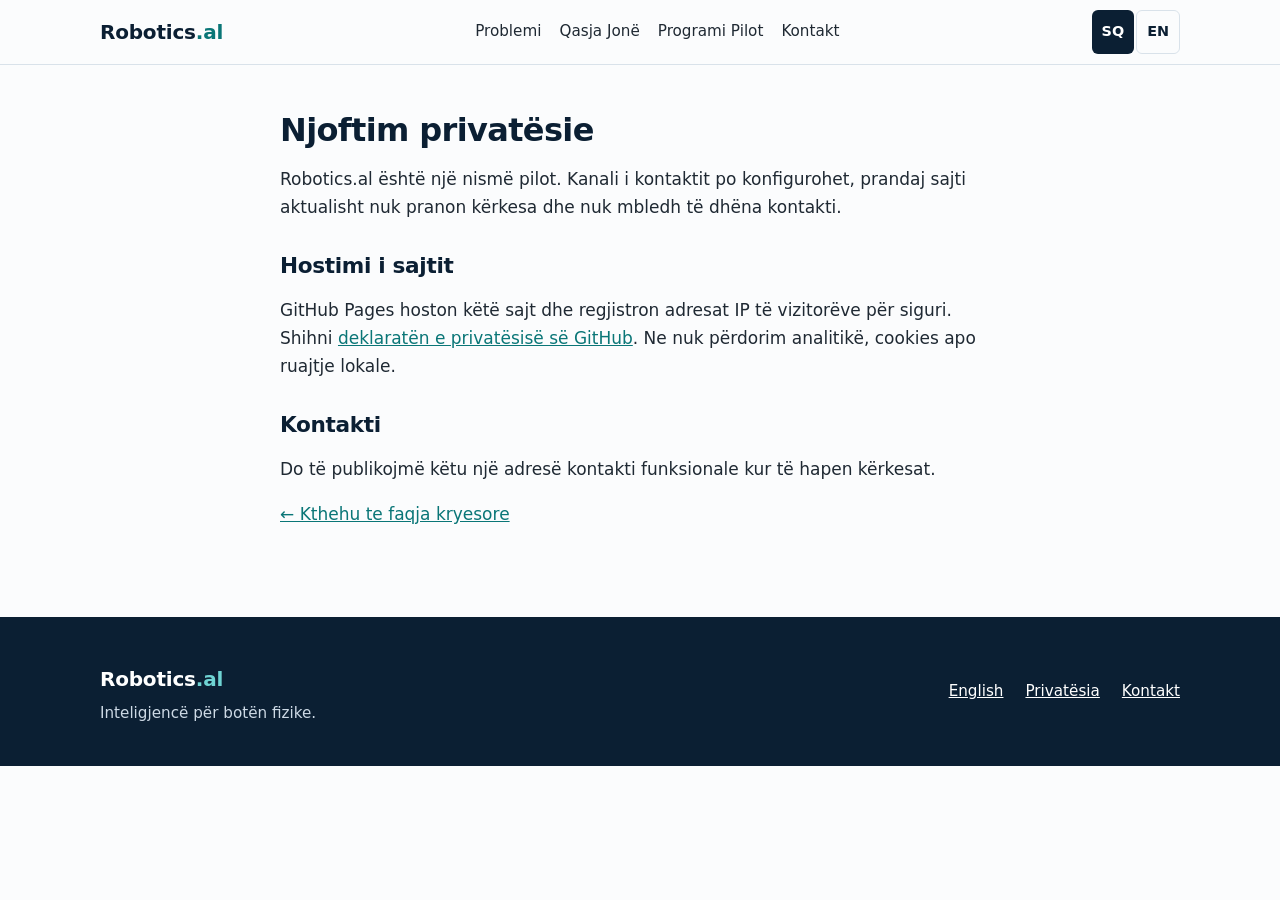
<file: public/privacy/index.html>
<!doctype html>
<html lang="sq">
<head>
<meta charset="utf-8">
<meta name="viewport" content="width=device-width, initial-scale=1">
<title>Privatësia — Robotics.al</title>
<meta name="description" content="Si trajtohen të dhënat që jepni përmes formularit të kërkesës në Robotics.al.">
<link rel="canonical" href="https://robotics.al/privacy/">
<link rel="alternate" hreflang="sq" href="https://robotics.al/privacy/">
<link rel="alternate" hreflang="en" href="https://robotics.al/en/privacy/">
<link rel="alternate" hreflang="x-default" href="https://robotics.al/privacy/">
<meta property="og:type" content="website">
<meta property="og:site_name" content="Robotics.al">
<meta property="og:title" content="Privatësia — Robotics.al">
<meta property="og:description" content="Si trajtohen të dhënat që jepni përmes formularit të kërkesës në Robotics.al.">
<meta property="og:url" content="https://robotics.al/privacy/">
<meta property="og:locale" content="sq_AL">
<meta property="og:image" content="https://robotics.al/assets/img/og-sq.png">
<meta property="og:image:width" content="1200">
<meta property="og:image:height" content="630">
<meta property="og:image:alt" content="Çdo pajisje ka koston e saj. A e dini sa? Robotics.al">
<meta name="twitter:card" content="summary_large_image">
<meta name="robots" content="noindex, nofollow">
<meta name="theme-color" content="#0b1f33">
<link rel="icon" href="../assets/img/favicon.svg" type="image/svg+xml">
<link rel="stylesheet" href="../assets/css/styles.css">
</head>
<body>
<a class="skip" href="#main">Kalo te përmbajtja</a>
<header class="site-header"><div class="wrap bar">
<a class="brand" href="../" aria-label="Robotics.al">Robotics<span>.al</span></a>
<nav class="nav" aria-label="Navigimi kryesor"><a href="../#problem">Problemi</a><a href="../#approach">Qasja Jonë</a><a href="../#pilot">Programi Pilot</a><a href="../#contact">Kontakt</a></nav>
<div class="lang" role="group" aria-label="Gjuha"><span aria-current="true">SQ</span><a href="../en/privacy/" hreflang="en" lang="en">EN</a></div>
</div></header>
<main id="main"><div class="wrap prose"><h1 class="ph">Njoftim privatësie</h1><p>Robotics.al është një nismë pilot. Kanali i kontaktit po konfigurohet, prandaj sajti aktualisht nuk pranon kërkesa dhe nuk mbledh të dhëna kontakti.</p><h2>Hostimi i sajtit</h2><p>GitHub Pages hoston këtë sajt dhe regjistron adresat IP të vizitorëve për siguri. Shihni <a href="https://docs.github.com/en/site-policy/privacy-policies/github-general-privacy-statement">deklaratën e privatësisë së GitHub</a>. Ne nuk përdorim analitikë, cookies apo ruajtje lokale.</p><h2>Kontakti</h2><p>Do të publikojmë këtu një adresë kontakti funksionale kur të hapen kërkesat.</p><p><a href="../">← Kthehu te faqja kryesore</a></p></div></main>
<footer><div class="wrap foot">
<div><a class="brand" href="../">Robotics<span>.al</span></a><br>Inteligjencë për botën fizike.</div>
<ul><li><a href="../en/privacy/" lang="en" hreflang="en">English</a></li><li><a href="./">Privatësia</a></li><li><a href="../#contact">Kontakt</a></li></ul>
</div></footer>
</body></html>
</file>
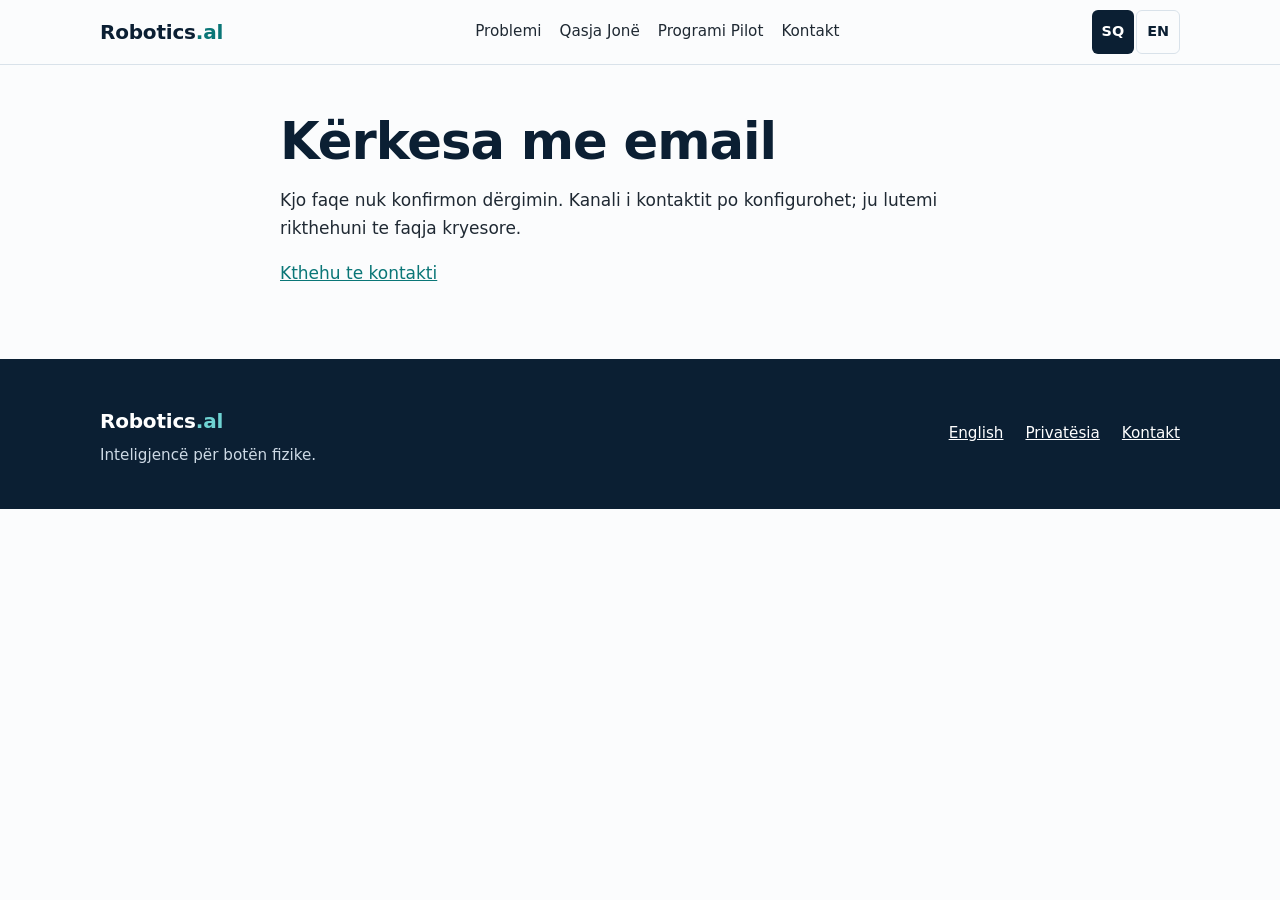
<file: public/thank-you/index.html>
<!doctype html>
<html lang="sq">
<head>
<meta charset="utf-8">
<meta name="viewport" content="width=device-width, initial-scale=1">
<title>Kërkesa me email — Robotics.al</title>
<meta name="description" content="Dërgojeni kërkesën nga aplikacioni juaj i emailit. Kjo faqe nuk konfirmon dërgimin.">
<link rel="canonical" href="https://robotics.al/thank-you/">
<link rel="alternate" hreflang="sq" href="https://robotics.al/thank-you/">
<link rel="alternate" hreflang="en" href="https://robotics.al/en/thank-you/">
<link rel="alternate" hreflang="x-default" href="https://robotics.al/thank-you/">
<meta property="og:type" content="website">
<meta property="og:site_name" content="Robotics.al">
<meta property="og:title" content="Kërkesa me email — Robotics.al">
<meta property="og:description" content="Dërgojeni kërkesën nga aplikacioni juaj i emailit. Kjo faqe nuk konfirmon dërgimin.">
<meta property="og:url" content="https://robotics.al/thank-you/">
<meta property="og:locale" content="sq_AL">
<meta property="og:image" content="https://robotics.al/assets/img/og-sq.png">
<meta property="og:image:width" content="1200">
<meta property="og:image:height" content="630">
<meta property="og:image:alt" content="Çdo pajisje ka koston e saj. A e dini sa? Robotics.al">
<meta name="twitter:card" content="summary_large_image">
<meta name="robots" content="noindex, nofollow">
<meta name="theme-color" content="#0b1f33">
<link rel="icon" href="../assets/img/favicon.svg" type="image/svg+xml">
<link rel="stylesheet" href="../assets/css/styles.css">
</head>
<body>
<a class="skip" href="#main">Kalo te përmbajtja</a>
<header class="site-header"><div class="wrap bar">
<a class="brand" href="../" aria-label="Robotics.al">Robotics<span>.al</span></a>
<nav class="nav" aria-label="Navigimi kryesor"><a href="../#problem">Problemi</a><a href="../#approach">Qasja Jonë</a><a href="../#pilot">Programi Pilot</a><a href="../#contact">Kontakt</a></nav>
<div class="lang" role="group" aria-label="Gjuha"><span aria-current="true">SQ</span><a href="../en/thank-you/" hreflang="en" lang="en">EN</a></div>
</div></header>
<main id="main"><div class="wrap prose"><h1>Kërkesa me email</h1><p>Kjo faqe nuk konfirmon dërgimin. Kanali i kontaktit po konfigurohet; ju lutemi rikthehuni te faqja kryesore.</p><a href="../#contact">Kthehu te kontakti</a></div></main>
<footer><div class="wrap foot">
<div><a class="brand" href="../">Robotics<span>.al</span></a><br>Inteligjencë për botën fizike.</div>
<ul><li><a href="../en/thank-you/" lang="en" hreflang="en">English</a></li><li><a href="../privacy/">Privatësia</a></li><li><a href="../#contact">Kontakt</a></li></ul>
</div></footer>
</body></html>
</file>
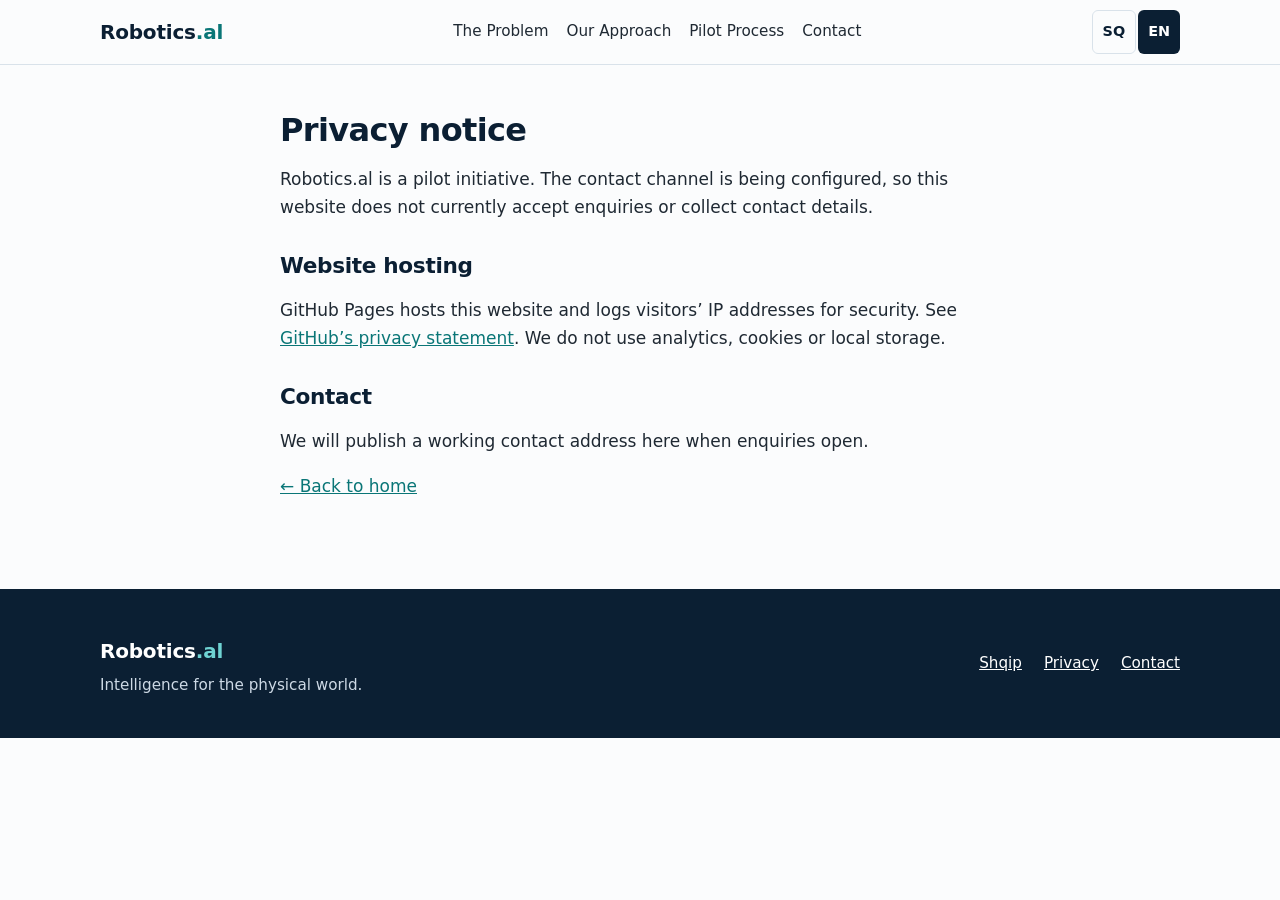
<file: public/en/privacy/index.html>
<!doctype html>
<html lang="en">
<head>
<meta charset="utf-8">
<meta name="viewport" content="width=device-width, initial-scale=1">
<title>Privacy — Robotics.al</title>
<meta name="description" content="How the information you provide through the Robotics.al enquiry form is handled.">
<link rel="canonical" href="https://robotics.al/en/privacy/">
<link rel="alternate" hreflang="sq" href="https://robotics.al/privacy/">
<link rel="alternate" hreflang="en" href="https://robotics.al/en/privacy/">
<link rel="alternate" hreflang="x-default" href="https://robotics.al/privacy/">
<meta property="og:type" content="website">
<meta property="og:site_name" content="Robotics.al">
<meta property="og:title" content="Privacy — Robotics.al">
<meta property="og:description" content="How the information you provide through the Robotics.al enquiry form is handled.">
<meta property="og:url" content="https://robotics.al/en/privacy/">
<meta property="og:locale" content="en_GB">
<meta property="og:image" content="https://robotics.al/assets/img/og-en.png">
<meta property="og:image:width" content="1200">
<meta property="og:image:height" content="630">
<meta property="og:image:alt" content="Make every machine count. Robotics.al">
<meta name="twitter:card" content="summary_large_image">
<meta name="robots" content="noindex, nofollow">
<meta name="theme-color" content="#0b1f33">
<link rel="icon" href="../../assets/img/favicon.svg" type="image/svg+xml">
<link rel="stylesheet" href="../../assets/css/styles.css">
</head>
<body>
<a class="skip" href="#main">Skip to content</a>
<header class="site-header"><div class="wrap bar">
<a class="brand" href="../" aria-label="Robotics.al">Robotics<span>.al</span></a>
<nav class="nav" aria-label="Main navigation"><a href="../#problem">The Problem</a><a href="../#approach">Our Approach</a><a href="../#pilot">Pilot Process</a><a href="../#contact">Contact</a></nav>
<div class="lang" role="group" aria-label="Language"><a href="../../privacy/" hreflang="sq" lang="sq">SQ</a><span aria-current="true">EN</span></div>
</div></header>
<main id="main"><div class="wrap prose"><h1 class="ph">Privacy notice</h1><p>Robotics.al is a pilot initiative. The contact channel is being configured, so this website does not currently accept enquiries or collect contact details.</p><h2>Website hosting</h2><p>GitHub Pages hosts this website and logs visitors’ IP addresses for security. See <a href="https://docs.github.com/en/site-policy/privacy-policies/github-general-privacy-statement">GitHub’s privacy statement</a>. We do not use analytics, cookies or local storage.</p><h2>Contact</h2><p>We will publish a working contact address here when enquiries open.</p><p><a href="../">← Back to home</a></p></div></main>
<footer><div class="wrap foot">
<div><a class="brand" href="../">Robotics<span>.al</span></a><br>Intelligence for the physical world.</div>
<ul><li><a href="../../privacy/" lang="sq" hreflang="sq">Shqip</a></li><li><a href="./">Privacy</a></li><li><a href="../#contact">Contact</a></li></ul>
</div></footer>
</body></html>
</file>
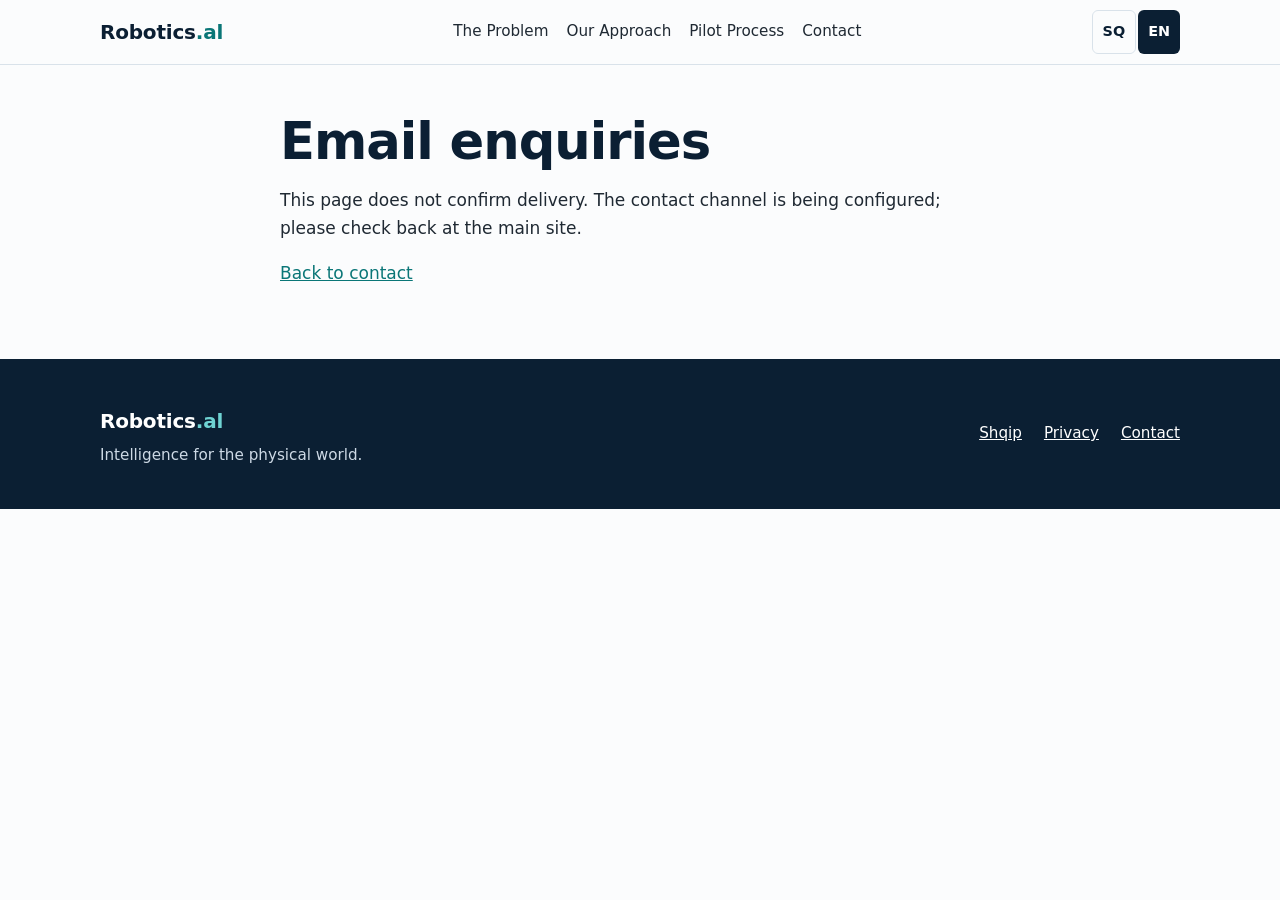
<file: public/en/thank-you/index.html>
<!doctype html>
<html lang="en">
<head>
<meta charset="utf-8">
<meta name="viewport" content="width=device-width, initial-scale=1">
<title>Email enquiries — Robotics.al</title>
<meta name="description" content="Send your enquiry from your own email app. This page does not confirm delivery.">
<link rel="canonical" href="https://robotics.al/en/thank-you/">
<link rel="alternate" hreflang="sq" href="https://robotics.al/thank-you/">
<link rel="alternate" hreflang="en" href="https://robotics.al/en/thank-you/">
<link rel="alternate" hreflang="x-default" href="https://robotics.al/thank-you/">
<meta property="og:type" content="website">
<meta property="og:site_name" content="Robotics.al">
<meta property="og:title" content="Email enquiries — Robotics.al">
<meta property="og:description" content="Send your enquiry from your own email app. This page does not confirm delivery.">
<meta property="og:url" content="https://robotics.al/en/thank-you/">
<meta property="og:locale" content="en_GB">
<meta property="og:image" content="https://robotics.al/assets/img/og-en.png">
<meta property="og:image:width" content="1200">
<meta property="og:image:height" content="630">
<meta property="og:image:alt" content="Make every machine count. Robotics.al">
<meta name="twitter:card" content="summary_large_image">
<meta name="robots" content="noindex, nofollow">
<meta name="theme-color" content="#0b1f33">
<link rel="icon" href="../../assets/img/favicon.svg" type="image/svg+xml">
<link rel="stylesheet" href="../../assets/css/styles.css">
</head>
<body>
<a class="skip" href="#main">Skip to content</a>
<header class="site-header"><div class="wrap bar">
<a class="brand" href="../" aria-label="Robotics.al">Robotics<span>.al</span></a>
<nav class="nav" aria-label="Main navigation"><a href="../#problem">The Problem</a><a href="../#approach">Our Approach</a><a href="../#pilot">Pilot Process</a><a href="../#contact">Contact</a></nav>
<div class="lang" role="group" aria-label="Language"><a href="../../thank-you/" hreflang="sq" lang="sq">SQ</a><span aria-current="true">EN</span></div>
</div></header>
<main id="main"><div class="wrap prose"><h1>Email enquiries</h1><p>This page does not confirm delivery. The contact channel is being configured; please check back at the main site.</p><a href="../#contact">Back to contact</a></div></main>
<footer><div class="wrap foot">
<div><a class="brand" href="../">Robotics<span>.al</span></a><br>Intelligence for the physical world.</div>
<ul><li><a href="../../thank-you/" lang="sq" hreflang="sq">Shqip</a></li><li><a href="../privacy/">Privacy</a></li><li><a href="../#contact">Contact</a></li></ul>
</div></footer>
</body></html>
</file>
<file: public/assets/css/styles.css>
/* Robotics.al V1 — restrained engineering look. System fonts only, no external requests. */
:root{
  --ink:#1f2933; --muted:#52606d; --navy:#0b1f33; --navy-2:#13314f;
  --teal:#0a7677; --teal-soft:#e3f2f2; --bg:#fbfcfd; --bg-alt:#f1f5f7;
  --line:#d9e2ea; --warn-bg:#fff7e6; --warn-line:#e6b34a; --err:#b42318;
  --radius:10px; --max:1120px;
  --font:system-ui,-apple-system,"Segoe UI",Roboto,"Helvetica Neue",Arial,sans-serif;
}
*,*::before,*::after{box-sizing:border-box}
html{scroll-behavior:smooth;scroll-padding-top:110px;-webkit-text-size-adjust:100%}
body{margin:0;font-family:var(--font);font-size:1.0625rem;line-height:1.65;color:var(--ink);background:var(--bg)}
img,svg{max-width:100%;height:auto}
a{color:var(--teal)}
a:hover{color:var(--navy)}
:focus-visible{outline:3px solid #f5a623;outline-offset:2px;border-radius:3px}
.wrap{width:100%;max-width:var(--max);margin:0 auto;padding:0 20px}
.skip{position:absolute;left:-999px;top:0;background:var(--navy);color:#fff;padding:10px 16px;z-index:100}
.skip:focus{left:8px;top:8px}

/* Header */
.site-header{position:static;top:0;z-index:50;background:rgba(251,252,253,.96);border-bottom:1px solid var(--line);backdrop-filter:saturate(1.2) blur(6px)}
.bar{display:flex;flex-wrap:wrap;align-items:center;justify-content:space-between;gap:6px 20px;padding-top:10px;padding-bottom:10px}
.brand{font-weight:700;font-size:1.25rem;letter-spacing:-.01em;color:var(--navy);text-decoration:none}
.brand span{color:var(--teal)}
.nav{display:flex;flex-wrap:wrap;gap:4px 18px;order:3;width:100%;font-size:.95rem}
.nav a{color:var(--ink);text-decoration:none;padding:8px 0;min-height:44px;display:inline-flex;align-items:center}
.nav a:hover{color:var(--teal);text-decoration:underline}
.lang{font-size:.9rem;font-weight:600;display:flex;gap:2px}
.lang a,.lang span{padding:8px 10px;min-height:44px;display:inline-flex;align-items:center;border-radius:6px;text-decoration:none}
.lang [aria-current]{background:var(--navy);color:#fff}
.lang a{color:var(--navy);border:1px solid var(--line)}
@media(min-width:900px){.nav{order:0;width:auto}.bar{flex-wrap:nowrap}.site-header{position:sticky}}

/* Hero */
.hero{background:linear-gradient(180deg,#fff 0,var(--bg-alt) 100%);border-bottom:1px solid var(--line);position:relative;overflow:hidden}
.hero .wrap{display:grid;gap:28px;padding-top:34px;padding-bottom:44px}
.eyebrow{font-size:.78rem;font-weight:700;letter-spacing:.12em;text-transform:uppercase;color:var(--teal);margin:0 0 14px}
h1{font-size:clamp(2rem,5.2vw,3.2rem);line-height:1.1;letter-spacing:-.02em;color:var(--navy);margin:0 0 14px}
.lead{font-size:clamp(1.15rem,2.4vw,1.4rem);color:var(--navy-2);font-weight:500;margin:0 0 14px;line-height:1.4}
.hero p{max-width:60ch}
.cta{display:flex;flex-wrap:wrap;gap:12px;margin:22px 0 10px}
.btn{display:inline-flex;align-items:center;justify-content:center;min-height:48px;padding:12px 22px;border-radius:8px;font:inherit;font-weight:600;text-decoration:none;border:2px solid var(--navy);cursor:pointer;line-height:1.2;text-align:center}
.btn-primary{background:var(--navy);color:#fff}
.btn-primary:hover{background:var(--teal);border-color:var(--teal);color:#fff}
.btn-secondary{background:transparent;color:var(--navy)}
.btn-secondary:hover{background:var(--navy);color:#fff}
.disclosure{font-size:.92rem;color:var(--muted);border-left:3px solid var(--teal);padding-left:12px;margin-top:8px}
.hero-art{display:none}
@media(min-width:900px){.hero .wrap{grid-template-columns:1.2fr .8fr;align-items:center}.hero-art{display:block}}

/* Sections */
section{padding:56px 0}
section.alt{background:var(--bg-alt);border-top:1px solid var(--line);border-bottom:1px solid var(--line)}
h2{font-size:clamp(1.6rem,3.6vw,2.2rem);line-height:1.2;letter-spacing:-.015em;color:var(--navy);margin:0 0 14px}
h3{font-size:1.15rem;line-height:1.3;color:var(--navy);margin:0 0 8px}
.intro{max-width:70ch;color:var(--muted);margin:0 0 32px}
.grid{display:grid;gap:16px;grid-template-columns:1fr}
@media(min-width:640px){.grid.cols-2,.grid.cols-4{grid-template-columns:repeat(2,1fr)}}
@media(min-width:1000px){.grid.cols-4{grid-template-columns:repeat(4,1fr)}.grid.cols-3{grid-template-columns:repeat(3,1fr)}}
@media(min-width:640px) and (max-width:999px){.grid.cols-3{grid-template-columns:1fr}}
.card{background:#fff;border:1px solid var(--line);border-radius:var(--radius);padding:22px}
.card p{margin:0;color:var(--muted);font-size:1rem}
.card .num{display:inline-flex;width:34px;height:34px;border-radius:50%;background:var(--teal-soft);color:var(--teal);font-weight:700;align-items:center;justify-content:center;margin-bottom:12px}
.tag{display:inline-block;font-size:.78rem;font-weight:600;color:var(--muted);background:var(--bg-alt);border:1px solid var(--line);border-radius:99px;padding:2px 10px;margin-top:12px}

/* Flow diagram */
.flow{list-style:none;margin:32px 0 8px;padding:0;display:grid;gap:26px;grid-template-columns:1fr}
.flow li{position:relative;background:var(--navy);color:#fff;border-radius:var(--radius);padding:16px 18px;font-weight:600;text-align:center}
.flow li::after{content:"";position:absolute;left:50%;bottom:-17px;width:10px;height:10px;border-right:2px solid var(--teal);border-bottom:2px solid var(--teal);transform:translateX(-50%) rotate(45deg)}
.flow li:last-child::after{display:none}
@media(min-width:800px){.flow{grid-template-columns:repeat(4,1fr);gap:34px}.flow li::after{left:auto;right:-23px;bottom:auto;top:50%;transform:translateY(-50%) rotate(-45deg)}}
.caption{font-size:.9rem;color:var(--muted);margin:8px 0 0}
.note{background:var(--warn-bg);border:1px solid var(--warn-line);border-radius:var(--radius);padding:14px 18px;margin-top:24px;font-size:.98rem}
.note strong{color:var(--navy)}

/* Status list */
.status{list-style:none;padding:0;margin:0;display:grid;gap:10px}
.status li{background:#fff;border:1px solid var(--line);border-left:4px solid var(--teal);border-radius:8px;padding:12px 16px}

/* FAQ */
details{background:#fff;border:1px solid var(--line);border-radius:var(--radius);margin-bottom:10px}
summary{cursor:pointer;font-weight:600;color:var(--navy);padding:16px 20px;min-height:48px;list-style-position:inside}
details[open] summary{border-bottom:1px solid var(--line)}
details p{margin:0;padding:14px 20px 18px;color:var(--muted)}

/* Form */
.form{background:#fff;border:1px solid var(--line);border-radius:var(--radius);padding:24px;max-width:820px}
fieldset{border:0;margin:0 0 20px;padding:0}
legend{font-weight:700;color:var(--navy);margin-bottom:10px;padding:0}
.row{display:grid;gap:16px;grid-template-columns:1fr}
@media(min-width:700px){.row.two{grid-template-columns:1fr 1fr}}
.field{margin-bottom:16px}
label{display:block;font-weight:600;font-size:.97rem;margin-bottom:6px;color:var(--navy)}
.req{color:var(--err)}
.hint{font-size:.88rem;color:var(--muted);margin:4px 0 0}
input,select,textarea{width:100%;min-height:48px;padding:10px 12px;font:inherit;color:var(--ink);background:#fff;border:1.5px solid #8a99a8;border-radius:8px}
textarea{min-height:110px;resize:vertical}
input[aria-invalid="true"],select[aria-invalid="true"],textarea[aria-invalid="true"]{border-color:var(--err)}
.error{color:var(--err);font-size:.9rem;font-weight:600;margin:5px 0 0;min-height:0}
.check{display:flex;gap:12px;align-items:flex-start}
.check input{width:24px;min-height:24px;height:24px;margin-top:3px;flex:none}
.check label{font-weight:400;margin:0;color:var(--ink)}
.form-actions{display:flex;flex-wrap:wrap;gap:12px;margin-top:8px}
.status-msg{margin-top:16px;padding:14px 16px;border-radius:8px;background:var(--teal-soft);border:1px solid #9bd0d0;display:none}
.status-msg.show{display:block}
.status-msg.warn{background:var(--warn-bg);border-color:var(--warn-line)}
.preview{display:none;margin-top:12px}
.preview.show{display:block}
.preview textarea{min-height:220px;font-family:ui-monospace,Menlo,Consolas,monospace;font-size:.9rem}
.mailnote{font-size:.95rem;color:var(--muted);max-width:820px;margin-bottom:20px}

/* Footer */
footer{background:var(--navy);color:#cdd9e5;padding:40px 0;font-size:.95rem}
footer a{color:#fff}
footer .brand{color:#fff}
footer .brand span{color:#6fd3d3}
.foot{display:grid;gap:18px}
.foot ul{list-style:none;padding:0;margin:0;display:flex;flex-wrap:wrap;gap:6px 22px}
.foot a{display:inline-flex;min-height:44px;align-items:center}
@media(min-width:800px){.foot{grid-template-columns:1fr auto;align-items:center}}

/* Prose (privacy) */
.prose{max-width:760px;padding:48px 0 72px}
.prose h2{font-size:1.35rem;margin-top:32px}
.prose ul{padding-left:1.2em}
mark.todo{background:#ffe9a8;padding:1px 5px;border-radius:4px}

@media(prefers-reduced-motion:reduce){html{scroll-behavior:auto}*{transition:none!important;animation:none!important}}

/* v1.1 additions */
.micro{margin:0 0 12px;font-weight:600;color:var(--navy-2);font-size:.98rem}
.audience{list-style:none;display:flex;flex-wrap:wrap;gap:8px;padding:0;margin:16px 0 0}
.audience li{font-size:.85rem;font-weight:600;color:var(--navy);background:#fff;border:1px solid var(--line);border-radius:99px;padding:4px 12px}
.mt{margin-top:28px}.measure{max-width:70ch}.measure-wide{max-width:820px}.ph{font-size:2rem}
.hp{display:none!important}
.status-msg.ok{background:#e6f4ea;border-color:#8fcca0}
.status-msg:focus{outline:3px solid #f5a623}

.prose{padding-left:20px;padding-right:20px}
[hidden]{display:none!important}
#email-preview{max-width:820px;padding:24px 0}
#email-body{min-height:260px}
</file>
